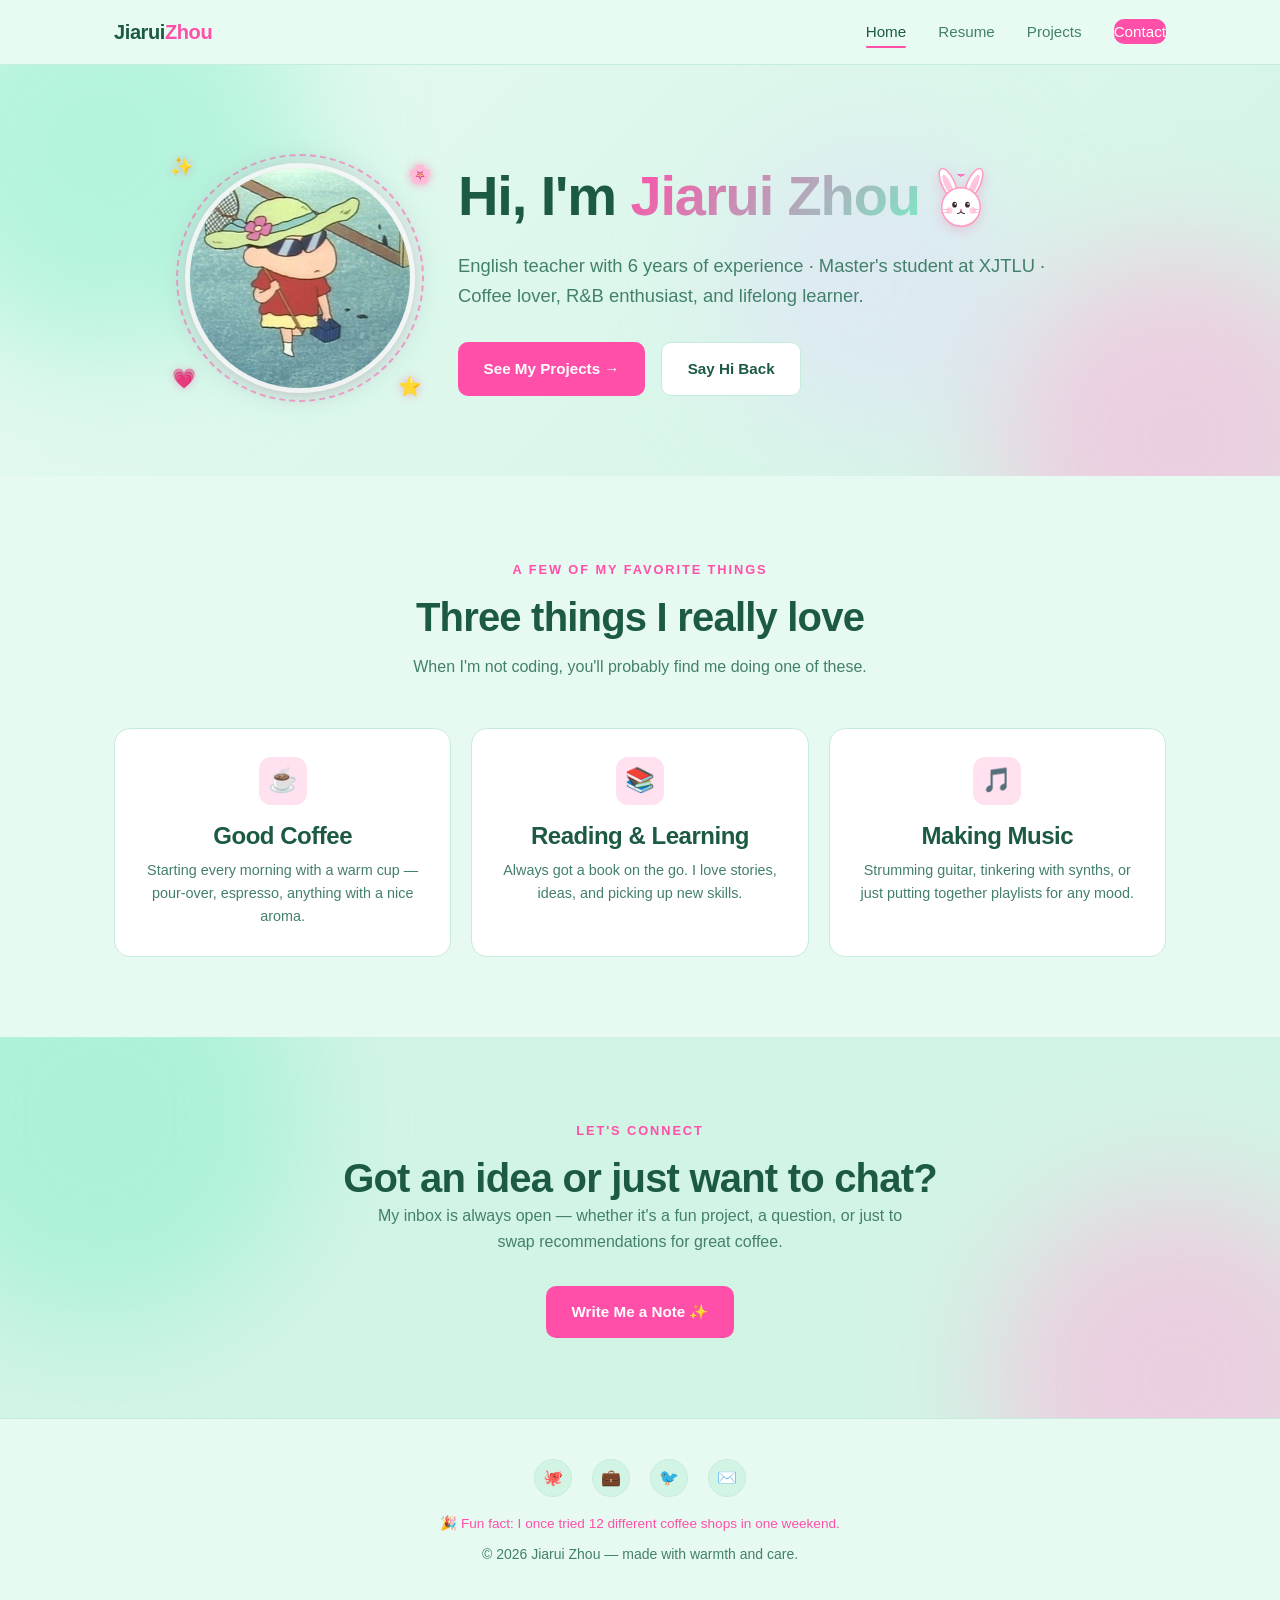
<file: index.html>
<!DOCTYPE html>
<html lang="en">
<head>
  <meta charset="UTF-8" />
  <meta name="viewport" content="width=device-width, initial-scale=1.0" />
  <meta name="description" content="Personal website — portfolio, projects, and contact." />
  <title>Jiarui Zhou — Home</title>
  <link rel="stylesheet" href="styles.css" />
</head>
<body class="home">

  <!-- Navigation -->
  <nav class="nav">
    <div class="nav-inner">
      <a href="index.html" class="nav-logo">Jiarui<span>Zhou</span></a>
      <button class="nav-toggle" aria-label="Toggle navigation">
        <span></span><span></span><span></span>
      </button>
      <ul class="nav-links">
        <li><a href="index.html" class="active">Home</a></li>
        <li><a href="resume.html">Resume</a></li>
        <li><a href="projects.html">Projects</a></li>
        <li><a href="contact.html" class="nav-cta">Contact</a></li>
      </ul>
    </div>
  </nav>

  <!-- Hero -->
  <header class="hero">
    <div class="aura aura-mint"></div>
    <div class="aura aura-pink"></div>
    <div class="aura aura-lilac"></div>
    <div class="container">
      <div class="hero-content">
        <div class="avatar-wrap">
          <div class="hero-avatar" aria-label="Profile picture">
            <img src="profile.jpg" alt="Jiarui Zhou profile picture" />
          </div>
          <span class="sparkle s1">✨</span>
          <span class="sparkle s2">🌸</span>
          <span class="sparkle s3">💗</span>
          <span class="sparkle s4">⭐</span>
        </div>
        <div class="hero-text">
          <h1>Hi, I'm <span>Jiarui Zhou</span> <span class="bunny-emoji" aria-hidden="true">
            <svg width="70" height="70" viewBox="0 0 120 120" xmlns="http://www.w3.org/2000/svg">
              <!-- Floppy ears -->
              <g class="bunny-ear bunny-ear-left">
                <ellipse cx="38" cy="32" rx="11" ry="28" fill="#ffffff" stroke="#ff9ac1" stroke-width="2.5" transform="rotate(-25 38 32)"/>
                <ellipse cx="38" cy="35" rx="5.5" ry="20" fill="#ffc4de" transform="rotate(-25 38 35)"/>
              </g>
              <g class="bunny-ear bunny-ear-right">
                <ellipse cx="82" cy="32" rx="11" ry="28" fill="#ffffff" stroke="#ff9ac1" stroke-width="2.5" transform="rotate(25 82 32)"/>
                <ellipse cx="82" cy="35" rx="5.5" ry="20" fill="#ffc4de" transform="rotate(25 82 35)"/>
              </g>
              <!-- Head -->
              <circle cx="60" cy="72" r="33" fill="#ffffff" stroke="#ff9ac1" stroke-width="2.5"/>
              <!-- Cheeks -->
              <circle cx="40" cy="78" r="5.5" fill="#ffb9d6" opacity="0.7"/>
              <circle cx="80" cy="78" r="5.5" fill="#ffb9d6" opacity="0.7"/>
              <!-- Eyes -->
              <ellipse cx="49" cy="68" rx="4" ry="5" fill="#3d2a33"/>
              <ellipse cx="71" cy="68" rx="4" ry="5" fill="#3d2a33"/>
              <circle cx="50.2" cy="66.5" r="1.5" fill="#ffffff"/>
              <circle cx="72.2" cy="66.5" r="1.5" fill="#ffffff"/>
              <!-- Nose -->
              <path d="M57.5 77 Q60 80.5 62.5 77 Q60 75 57.5 77 Z" fill="#ff4fa8"/>
              <!-- Mouth -->
              <path d="M60 80 Q57 84 54 83 M60 80 Q63 84 66 83" stroke="#3d2a33" stroke-width="1.8" fill="none" stroke-linecap="round"/>
              <path d="M57 83 Q57.5 86 58 85" stroke="#ffffff" stroke-width="1.2" fill="#ffffff"/>
              <!-- Tiny bow between ears -->
              <g transform="translate(60 18)">
                <path d="M-8 -2 L0 2 L0 -2 Z" fill="#ff4fa8"/>
                <path d="M8 -2 L0 2 L0 -2 Z" fill="#ff4fa8"/>
                <circle cx="0" cy="0" r="2" fill="#ff80b8"/>
              </g>
              <!-- Whiskers -->
              <line x1="28" y1="76" x2="40" y2="77" stroke="#ff9ac1" stroke-width="1"/>
              <line x1="28" y1="82" x2="40" y2="81" stroke="#ff9ac1" stroke-width="1"/>
              <line x1="80" y1="77" x2="92" y2="76" stroke="#ff9ac1" stroke-width="1"/>
              <line x1="80" y1="81" x2="92" y2="82" stroke="#ff9ac1" stroke-width="1"/>
            </svg>
          </span></h1>
          <p class="lead">
            English teacher with 6 years of experience · Master's student at XJTLU · Coffee lover, R&amp;B enthusiast, and lifelong learner.
          </p>
          <div class="hero-actions">
            <a href="projects.html" class="btn btn-primary">See My Projects →</a>
            <a href="contact.html" class="btn btn-secondary">Say Hi Back</a>
          </div>
        </div>
      </div>
    </div>
  </header>

  <!-- Things I Like -->
  <section class="section">
    <div class="container">
      <div class="section-header">
        <span class="eyebrow">A Few of My Favorite Things</span>
        <h2>Three things I really love</h2>
        <p>
          When I'm not coding, you'll probably find me doing one of these.
        </p>
      </div>

      <div class="skills-grid" style="grid-template-columns: repeat(auto-fit, minmax(260px, 1fr));">
        <div class="card skill-card">
          <div class="skill-icon">☕</div>
          <h3>Good Coffee</h3>
          <p>Starting every morning with a warm cup — pour-over, espresso, anything with a nice aroma.</p>
        </div>
        <div class="card skill-card">
          <div class="skill-icon">📚</div>
          <h3>Reading &amp; Learning</h3>
          <p>Always got a book on the go. I love stories, ideas, and picking up new skills.</p>
        </div>
        <div class="card skill-card">
          <div class="skill-icon">🎵</div>
          <h3>Making Music</h3>
          <p>Strumming guitar, tinkering with synths, or just putting together playlists for any mood.</p>
        </div>
      </div>
    </div>
  </section>

  <!-- CTA -->
  <section class="section section-alt">
    <div class="aura aura-mint"></div>
    <div class="aura aura-pink"></div>
    <div class="container" style="text-align:center;">
      <span class="eyebrow">Let's Connect</span>
      <h2>Got an idea or just want to chat?</h2>
      <p style="max-width: 560px; margin: 0 auto 2rem;">
        My inbox is always open — whether it's a fun project, a question, or
        just to swap recommendations for great coffee.
      </p>
      <a href="contact.html" class="btn btn-primary">Write Me a Note ✨</a>
    </div>
  </section>

  <!-- Footer -->
  <footer class="footer">
    <div class="container">
      <div class="footer-social">
        <a href="#" aria-label="GitHub">🐙</a>
        <a href="#" aria-label="LinkedIn">💼</a>
        <a href="#" aria-label="Twitter">🐦</a>
        <a href="#" aria-label="Email">✉️</a>
      </div>
      <p style="font-size: 0.85rem; color: var(--accent); margin-bottom: 0.5rem;">
        🎉 Fun fact: I once tried 12 different coffee shops in one weekend.
      </p>
      <p>© <span id="year"></span> Jiarui Zhou — made with warmth and care.</p>
    </div>
  </footer>

  <script src="script.js"></script>
</body>
</html>
</file>
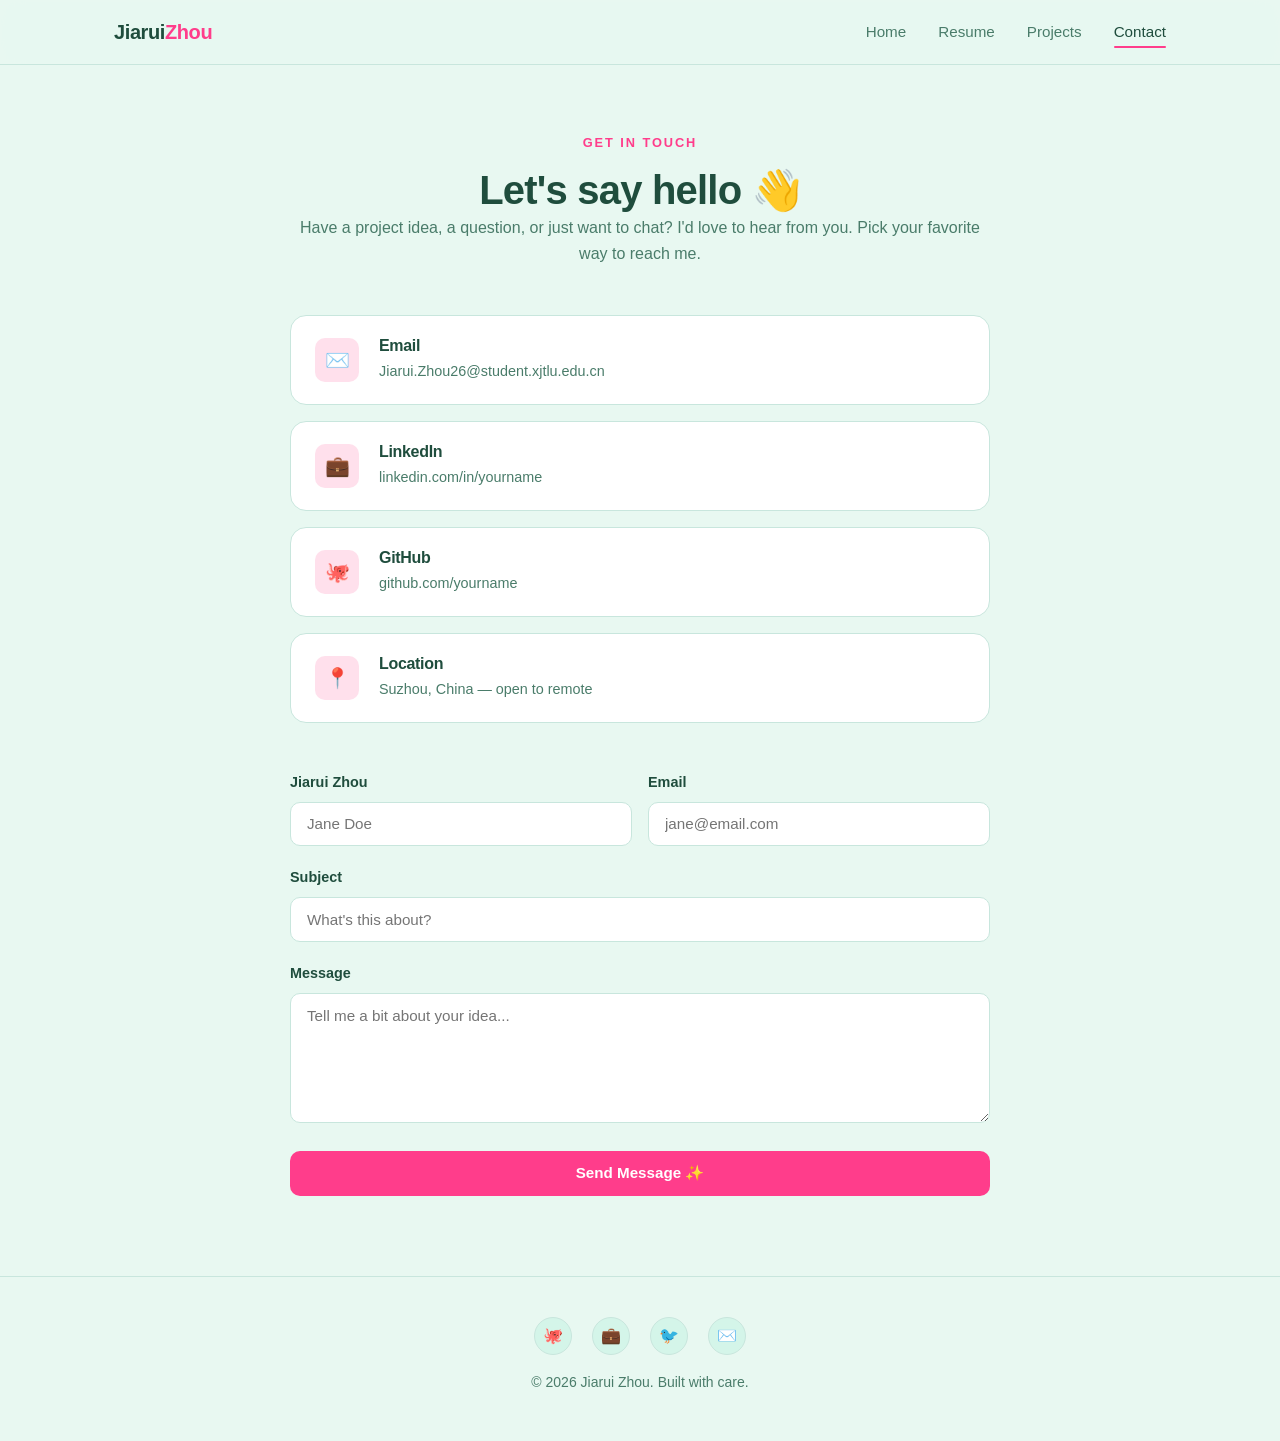
<file: contact.html>
<!DOCTYPE html>
<html lang="en">
<head>
  <meta charset="UTF-8" />
  <meta name="viewport" content="width=device-width, initial-scale=1.0" />
  <title>Jiarui Zhou — Contact</title>
  <link rel="stylesheet" href="styles.css" />
</head>
<body>

  <!-- Navigation -->
  <nav class="nav">
    <div class="nav-inner">
      <a href="index.html" class="nav-logo">Jiarui<span>Zhou</span></a>
      <button class="nav-toggle" aria-label="Toggle navigation">
        <span></span><span></span><span></span>
      </button>
      <ul class="nav-links">
        <li><a href="index.html">Home</a></li>
        <li><a href="resume.html">Resume</a></li>
        <li><a href="projects.html">Projects</a></li>
        <li><a href="contact.html" class="active">Contact</a></li>
      </ul>
    </div>
  </nav>

  <!-- Contact Content -->
  <section class="section" style="padding-top: 4rem;">
    <div class="container">
      <div class="contact-wrapper">

        <div class="contact-intro">
          <span class="eyebrow">Get in Touch</span>
          <h2>Let's say hello 👋</h2>
          <p>
            Have a project idea, a question, or just want to chat?
            I'd love to hear from you. Pick your favorite way to reach me.
          </p>
        </div>

        <!-- Contact Methods -->
        <div class="contact-methods">
          <div class="card contact-card">
            <div class="contact-card-icon">✉️</div>
            <div class="contact-card-info">
              <h4>Email</h4>
              <a href="mailto:Jiarui.Zhou26@student.xjtlu.edu.cn">Jiarui.Zhou26@student.xjtlu.edu.cn</a>
            </div>
          </div>

          <div class="card contact-card">
            <div class="contact-card-icon">💼</div>
            <div class="contact-card-info">
              <h4>LinkedIn</h4>
              <a href="#">linkedin.com/in/yourname</a>
            </div>
          </div>

          <div class="card contact-card">
            <div class="contact-card-icon">🐙</div>
            <div class="contact-card-info">
              <h4>GitHub</h4>
              <a href="#">github.com/yourname</a>
            </div>
          </div>

          <div class="card contact-card">
            <div class="contact-card-icon">📍</div>
            <div class="contact-card-info">
              <h4>Location</h4>
              <span>Suzhou, China — open to remote</span>
            </div>
          </div>
        </div>

        <!-- Contact Form -->
        <form id="contact-form" novalidate>
          <div class="form-row">
            <div class="form-group">
              <label for="name">Jiarui Zhou</label>
              <input type="text" id="name" name="name" placeholder="Jane Doe" required />
            </div>
            <div class="form-group">
              <label for="email">Email</label>
              <input type="email" id="email" name="email" placeholder="jane@email.com" required />
            </div>
          </div>

          <div class="form-group">
            <label for="subject">Subject</label>
            <input type="text" id="subject" name="subject" placeholder="What's this about?" required />
          </div>

          <div class="form-group">
            <label for="message">Message</label>
            <textarea id="message" name="message" placeholder="Tell me a bit about your idea..." required></textarea>
          </div>

          <button type="submit" class="btn btn-primary" style="width:100%; justify-content:center;">
            Send Message ✨
          </button>

          <div id="form-status" class="form-status"></div>
        </form>

      </div>
    </div>
  </section>

  <!-- Footer -->
  <footer class="footer">
    <div class="container">
      <div class="footer-social">
        <a href="#" aria-label="GitHub">🐙</a>
        <a href="#" aria-label="LinkedIn">💼</a>
        <a href="#" aria-label="Twitter">🐦</a>
        <a href="#" aria-label="Email">✉️</a>
      </div>
      <p>© <span id="year"></span> Jiarui Zhou. Built with care.</p>
    </div>
  </footer>

  <script src="script.js"></script>
</body>
</html>
</file>
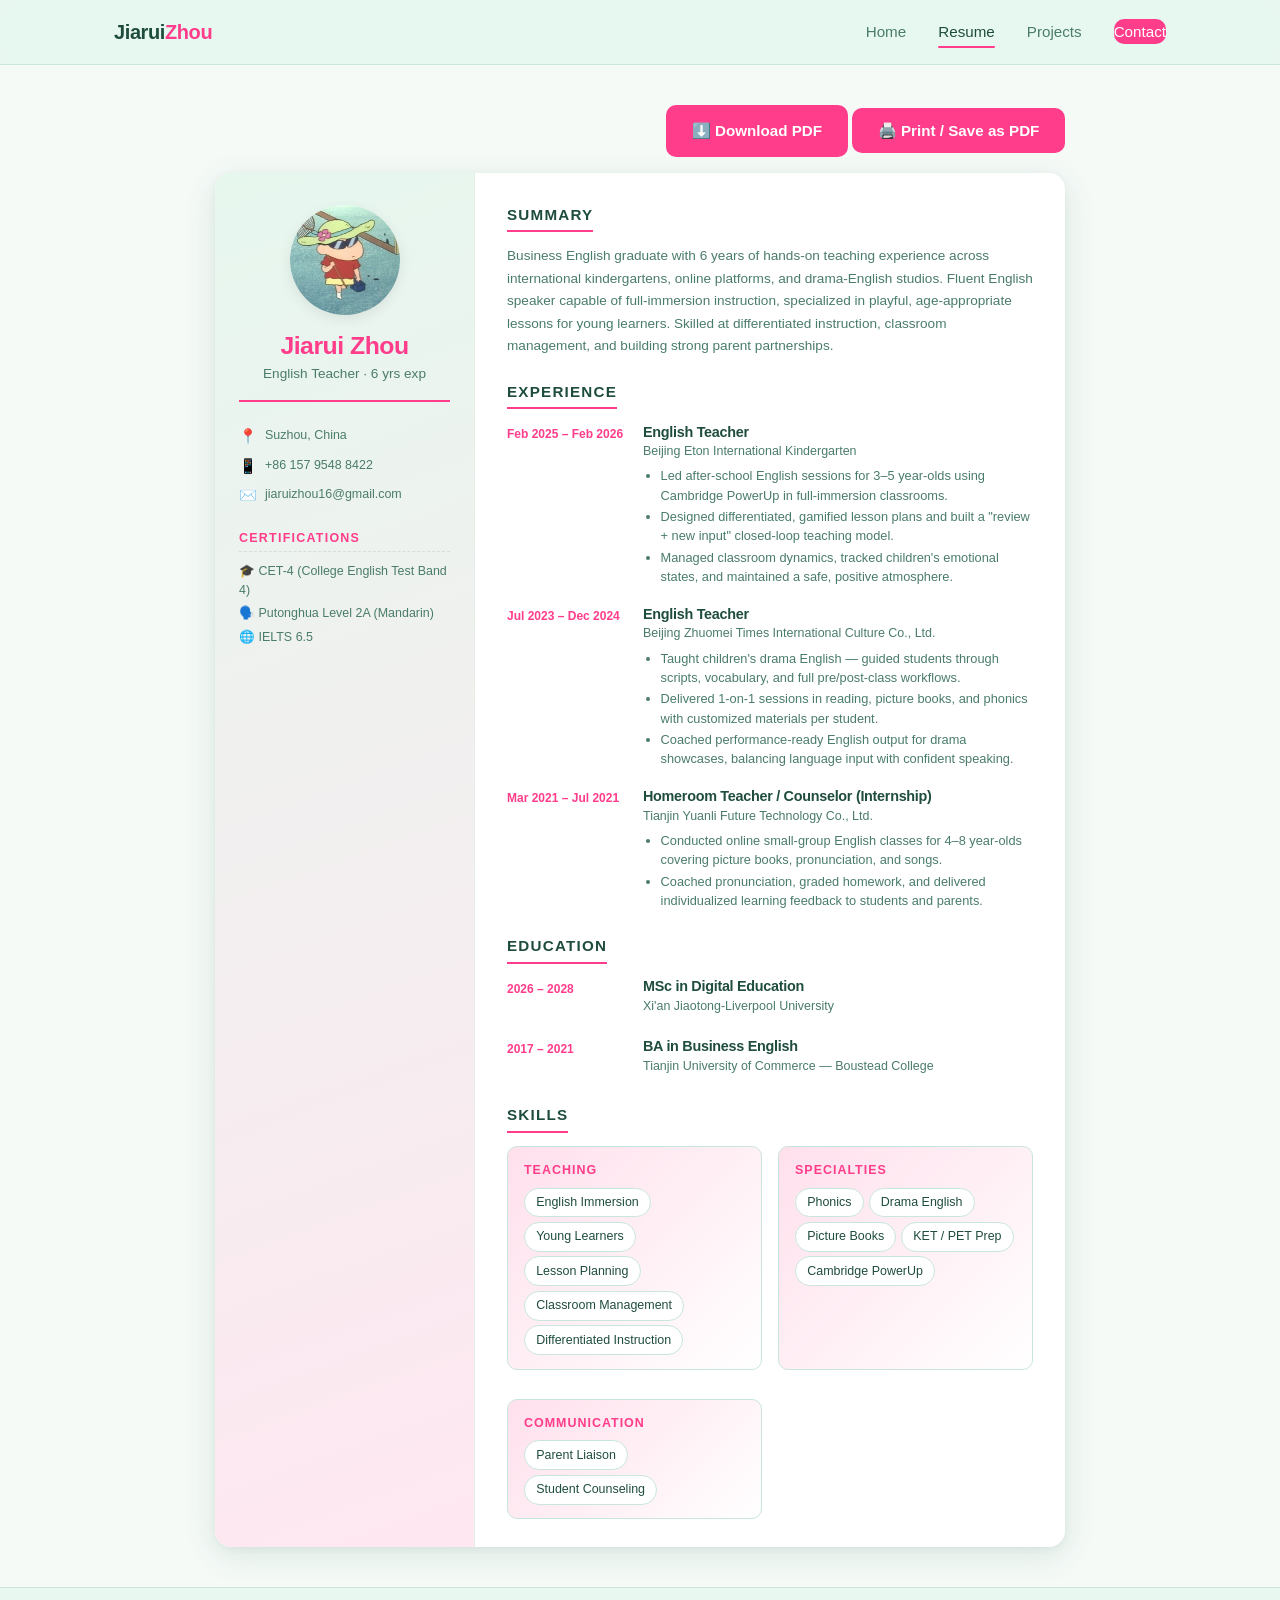
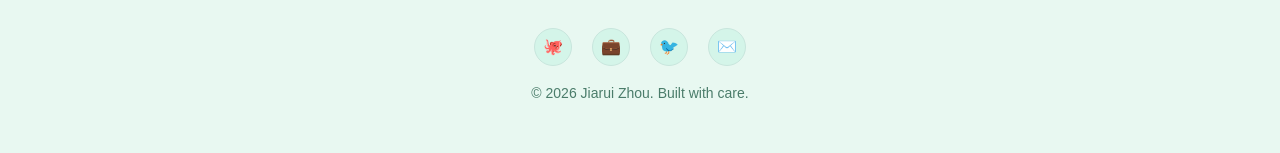
<file: resume.html>
<!DOCTYPE html>
<html lang="en">
<head>
  <meta charset="UTF-8" />
  <meta name="viewport" content="width=device-width, initial-scale=1.0" />
  <title>Jiarui Zhou — Resume</title>
  <link rel="stylesheet" href="styles.css" />
</head>
<body>

  <!-- Navigation -->
  <nav class="nav no-print">
    <div class="nav-inner">
      <a href="index.html" class="nav-logo">Jiarui<span>Zhou</span></a>
      <button class="nav-toggle" aria-label="Toggle navigation">
        <span></span><span></span><span></span>
      </button>
      <ul class="nav-links">
        <li><a href="index.html">Home</a></li>
        <li><a href="resume.html" class="active">Resume</a></li>
        <li><a href="projects.html">Projects</a></li>
        <li><a href="contact.html" class="nav-cta">Contact</a></li>
      </ul>
    </div>
  </nav>

  <!-- Resume -->
  <main class="resume-page">
    <div class="resume-toolbar no-print">
      <a class="btn btn-primary" href="resume.pdf" download>⬇️ Download PDF</a>
      <button class="btn btn-primary" onclick="window.print()">🖨️ Print / Save as PDF</button>
    </div>

    <article class="resume-sheet">
      <!-- Left sidebar -->
      <aside class="resume-sidebar">
        <div class="resume-photo">
          <img src="profile.jpg" alt="Jiarui Zhou profile picture" />
        </div>

        <h1 class="resume-name">Jiarui Zhou</h1>
        <p class="resume-title">English Teacher · 6 yrs exp</p>

        <div class="resume-contact-block">
          <div class="resume-contact-item">
            <span class="resume-contact-icon">📍</span>
            <span>Suzhou, China</span>
          </div>
          <div class="resume-contact-item">
            <span class="resume-contact-icon">📱</span>
            <span>+86 157 9548 8422</span>
          </div>
          <div class="resume-contact-item">
            <span class="resume-contact-icon">✉️</span>
            <a href="mailto:jiaruizhou16@gmail.com">jiaruizhou16@gmail.com</a>
          </div>
        </div>

        <div class="resume-sidebar-section">
          <h3>Certifications</h3>
          <div class="resume-sidebar-item" style="font-size:0.78rem;color:var(--text-light);margin-bottom:0.3rem;">🎓 CET-4 (College English Test Band 4)</div>
          <div class="resume-sidebar-item" style="font-size:0.78rem;color:var(--text-light);margin-bottom:0.3rem;">🗣️ Putonghua Level 2A (Mandarin)</div>
          <div class="resume-sidebar-item" style="font-size:0.78rem;color:var(--text-light);">🌐 IELTS 6.5</div>
        </div>
      </aside>

      <!-- Main content -->
      <section class="resume-main">
        <!-- 1. Summary -->
        <div class="resume-section">
          <h2>Summary</h2>
          <p class="resume-summary">
            Business English graduate with 6 years of hands-on teaching experience across international
            kindergartens, online platforms, and drama-English studios. Fluent English speaker
            capable of full-immersion instruction, specialized in playful, age-appropriate lessons
            for young learners. Skilled at differentiated instruction, classroom management, and
            building strong parent partnerships.
          </p>
        </div>

        <!-- 2. Experience -->
        <div class="resume-section">
          <h2>Experience</h2>

          <div class="resume-timeline-item">
            <div class="resume-timeline-date">Feb 2025 – Feb 2026</div>
            <div class="resume-timeline-body">
              <h3>English Teacher</h3>
              <div class="resume-timeline-org">Beijing Eton International Kindergarten</div>
              <ul>
                <li>Led after-school English sessions for 3–5 year-olds using Cambridge PowerUp in full-immersion classrooms.</li>
                <li>Designed differentiated, gamified lesson plans and built a "review + new input" closed-loop teaching model.</li>
                <li>Managed classroom dynamics, tracked children's emotional states, and maintained a safe, positive atmosphere.</li>
              </ul>
            </div>
          </div>

          <div class="resume-timeline-item">
            <div class="resume-timeline-date">Jul 2023 – Dec 2024</div>
            <div class="resume-timeline-body">
              <h3>English Teacher</h3>
              <div class="resume-timeline-org">Beijing Zhuomei Times International Culture Co., Ltd.</div>
              <ul>
                <li>Taught children's drama English — guided students through scripts, vocabulary, and full pre/post-class workflows.</li>
                <li>Delivered 1-on-1 sessions in reading, picture books, and phonics with customized materials per student.</li>
                <li>Coached performance-ready English output for drama showcases, balancing language input with confident speaking.</li>
              </ul>
            </div>
          </div>

          <div class="resume-timeline-item">
            <div class="resume-timeline-date">Mar 2021 – Jul 2021</div>
            <div class="resume-timeline-body">
              <h3>Homeroom Teacher / Counselor (Internship)</h3>
              <div class="resume-timeline-org">Tianjin Yuanli Future Technology Co., Ltd.</div>
              <ul>
                <li>Conducted online small-group English classes for 4–8 year-olds covering picture books, pronunciation, and songs.</li>
                <li>Coached pronunciation, graded homework, and delivered individualized learning feedback to students and parents.</li>
              </ul>
            </div>
          </div>
        </div>

        <!-- 3. Education -->
        <div class="resume-section">
          <h2>Education</h2>
          <div class="resume-timeline-item">
            <div class="resume-timeline-date">2026 – 2028</div>
            <div class="resume-timeline-body">
              <h3>MSc in Digital Education</h3>
              <div class="resume-timeline-org">Xi'an Jiaotong-Liverpool University</div>
            </div>
          </div>
          <div class="resume-timeline-item">
            <div class="resume-timeline-date">2017 – 2021</div>
            <div class="resume-timeline-body">
              <h3>BA in Business English</h3>
              <div class="resume-timeline-org">Tianjin University of Commerce — Boustead College</div>
            </div>
          </div>
        </div>

        <!-- 4. Skills -->
        <div class="resume-section">
          <h2>Skills</h2>
          <div class="resume-skill-grid">
            <div class="resume-skill-group">
              <div class="resume-skill-label">Teaching</div>
              <div class="resume-skill-list">
                <span>English Immersion</span>
                <span>Young Learners</span>
                <span>Lesson Planning</span>
                <span>Classroom Management</span>
                <span>Differentiated Instruction</span>
              </div>
            </div>
            <div class="resume-skill-group">
              <div class="resume-skill-label">Specialties</div>
              <div class="resume-skill-list">
                <span>Phonics</span>
                <span>Drama English</span>
                <span>Picture Books</span>
                <span>KET / PET Prep</span>
                <span>Cambridge PowerUp</span>
              </div>
            </div>
            <div class="resume-skill-group">
              <div class="resume-skill-label">Communication</div>
              <div class="resume-skill-list">
                <span>Parent Liaison</span>
                <span>Student Counseling</span>
              </div>
            </div>
          </div>
        </div>
      </section>
    </article>
  </main>

  <footer class="footer no-print">
    <div class="container">
      <div class="footer-social">
        <a href="#" aria-label="GitHub">🐙</a>
        <a href="#" aria-label="LinkedIn">💼</a>
        <a href="#" aria-label="Twitter">🐦</a>
        <a href="mailto:jiaruizhou16@gmail.com" aria-label="Email">✉️</a>
      </div>
      <p>© <span id="year"></span> Jiarui Zhou. Built with care.</p>
    </div>
  </footer>

  <script src="script.js"></script>
</body>
</html>
</file>
<file: styles.css>
/* ============================================
   Personal Website — Shared Styles
   Design system: clean, modern, friendly
   ============================================ */

/* --- Reset & Base --- */
*,
*::before,
*::after {
  box-sizing: border-box;
  margin: 0;
  padding: 0;
}

:root {
  --bg: #e8f8f1;
  --bg-alt: #d4f5e9;
  --bg-warm: #eef9f5;
  --text: #1f4d3d;
  --text-light: #4a7c6a;
  --text-muted: #8fb5a8;
  --accent: #ff3d8b;
  --accent-hover: #e62a78;
  --accent-soft: #ffe0ec;
  --pink: #8fded4;
  --border: #c8e6dd;
  --white: #ffffff;
  --shadow-sm: 0 1px 2px rgba(0, 0, 0, 0.05);
  --shadow: 0 4px 6px -1px rgba(0, 0, 0, 0.1), 0 2px 4px -2px rgba(0, 0, 0, 0.1);
  --shadow-lg: 0 10px 15px -3px rgba(0, 0, 0, 0.1), 0 4px 6px -4px rgba(0, 0, 0, 0.1);
  --radius: 16px;
  --radius-sm: 10px;
  --radius-lg: 24px;
  --max-w: 1100px;
}

html {
  scroll-behavior: smooth;
}

body {
  font-family: 'Inter', -apple-system, BlinkMacSystemFont, 'Segoe UI', Roboto,
    Oxygen, Ubuntu, Cantarell, sans-serif;
  color: var(--text);
  background-color: var(--bg);
  line-height: 1.6;
  font-size: 16px;
  -webkit-font-smoothing: antialiased;
}

img {
  max-width: 100%;
  display: block;
}

a {
  color: var(--accent);
  text-decoration: none;
  transition: color 0.2s ease;
}

a:hover {
  color: var(--accent-hover);
}

/* --- Typography --- */
h1, h2, h3, h4 {
  font-weight: 700;
  line-height: 1.25;
  color: var(--text);
  letter-spacing: -0.02em;
}

h1 { font-size: clamp(2.25rem, 5vw, 3.5rem); }
h2 { font-size: clamp(1.75rem, 3.5vw, 2.5rem); }
h3 { font-size: clamp(1.25rem, 2.5vw, 1.5rem); }

p {
  color: var(--text-light);
  margin-bottom: 1rem;
}

.eyebrow {
  display: inline-block;
  font-size: 0.8rem;
  font-weight: 600;
  text-transform: uppercase;
  letter-spacing: 0.15em;
  color: var(--accent);
  margin-bottom: 0.75rem;
}

/* --- Layout --- */
.container {
  max-width: var(--max-w);
  margin: 0 auto;
  padding: 0 1.5rem;
}

section {
  padding: 5rem 0;
}

/* --- Navigation --- */
.nav {
  position: sticky;
  top: 0;
  z-index: 100;
  background: rgba(232, 248, 241, 0.9);
  backdrop-filter: saturate(180%) blur(12px);
  border-bottom: 1px solid var(--border);
}

.nav-inner {
  display: flex;
  align-items: center;
  justify-content: space-between;
  height: 64px;
  max-width: var(--max-w);
  margin: 0 auto;
  padding: 0 1.5rem;
}

.nav-logo {
  font-weight: 700;
  font-size: 1.25rem;
  color: var(--text);
  letter-spacing: -0.02em;
}

.nav-logo span {
  color: var(--accent);
}

.nav-links {
  display: flex;
  gap: 2rem;
  list-style: none;
  align-items: center;
}

.nav-links a {
  color: var(--text-light);
  font-weight: 500;
  font-size: 0.95rem;
  position: relative;
  padding: 0.25rem 0;
}

.nav-links a:hover {
  color: var(--text);
}

.nav-links a.active {
  color: var(--text);
}

.nav-links a.active::after {
  content: '';
  position: absolute;
  bottom: -4px;
  left: 0;
  right: 0;
  height: 2px;
  background: var(--accent);
  border-radius: 2px;
}

.nav-cta {
  background: var(--accent);
  color: var(--white) !important;
  padding: 0.5rem 1.1rem;
  border-radius: var(--radius-sm);
  transition: background 0.2s ease, transform 0.15s ease;
}

.nav-cta:hover {
  background: var(--accent-hover);
  transform: translateY(-1px);
  color: var(--white) !important;
}

.nav-toggle {
  display: none;
  flex-direction: column;
  gap: 5px;
  background: none;
  border: none;
  cursor: pointer;
  padding: 0.25rem;
}

.nav-toggle span {
  width: 24px;
  height: 2px;
  background: var(--text);
  border-radius: 2px;
  transition: transform 0.2s ease;
}

/* --- Buttons --- */
.btn {
  display: inline-flex;
  align-items: center;
  gap: 0.5rem;
  padding: 0.85rem 1.6rem;
  border-radius: var(--radius-sm);
  font-weight: 600;
  font-size: 0.95rem;
  cursor: pointer;
  border: none;
  transition: transform 0.15s ease, box-shadow 0.2s ease, background 0.2s ease;
  text-decoration: none;
}

.btn-primary {
  background: var(--accent);
  color: var(--white);
}

.btn-primary:hover {
  background: var(--accent-hover);
  color: var(--white);
  transform: translateY(-2px);
  box-shadow: var(--shadow-lg);
}

.btn-secondary {
  background: var(--white);
  color: var(--text);
  border: 1.5px solid var(--border);
}

.btn-secondary:hover {
  border-color: var(--accent);
  color: var(--accent);
  transform: translateY(-2px);
}

/* --- Hero --- */
.hero {
  padding: 6rem 0 5rem;
  background: linear-gradient(135deg, var(--bg) 0%, var(--bg-alt) 100%);
  text-align: center;
}

.hero-content {
  max-width: 900px;
  margin: 0 auto;
}

.hero-avatar {
  width: 120px;
  height: 120px;
  border-radius: 50%;
  background: linear-gradient(135deg, var(--accent), var(--pink));
  margin: 0 auto 1.5rem;
  display: flex;
  align-items: center;
  justify-content: center;
  font-size: 2.75rem;
  color: var(--white);
  font-weight: 700;
  box-shadow: var(--shadow-lg);
  overflow: hidden;
}

.hero-avatar img {
  width: 100%;
  height: 100%;
  object-fit: cover;
  display: block;
}

.hero h1 {
  margin-bottom: 1rem;
}

.hero h1 span {
  background: linear-gradient(135deg, var(--accent), var(--pink));
  -webkit-background-clip: text;
  -webkit-text-fill-color: transparent;
  background-clip: text;
}

.hero .lead {
  font-size: 1.15rem;
  color: var(--text-light);
  margin-bottom: 2rem;
}

.hero-actions {
  display: flex;
  gap: 1rem;
  justify-content: center;
  flex-wrap: wrap;
}

/* --- Sections --- */
.section {
  padding: 5rem 0;
}

.section-alt {
  background: var(--bg-alt);
}

.section-header {
  text-align: center;
  margin-bottom: 3rem;
}

.section-header h2 {
  margin-bottom: 0.75rem;
}

.section-header p {
  max-width: 600px;
  margin: 0 auto;
}

/* --- Cards --- */
.card {
  background: var(--white);
  border: 1px solid var(--border);
  border-radius: var(--radius);
  padding: 1.75rem;
  transition: transform 0.2s ease, box-shadow 0.2s ease, border-color 0.2s ease;
}

.card:hover {
  transform: translateY(-4px);
  box-shadow: var(--shadow-lg);
  border-color: transparent;
}

/* --- Skills (home) --- */
.skills-grid {
  display: grid;
  grid-template-columns: repeat(auto-fit, minmax(220px, 1fr));
  gap: 1.25rem;
}

.skill-card {
  text-align: center;
}

.skill-icon {
  width: 48px;
  height: 48px;
  border-radius: 12px;
  background: var(--accent-soft);
  color: var(--accent);
  display: flex;
  align-items: center;
  justify-content: center;
  font-size: 1.5rem;
  margin: 0 auto 1rem;
}

.skill-card h3 {
  margin-bottom: 0.5rem;
}

.skill-card p {
  font-size: 0.9rem;
  margin-bottom: 0;
}

/* --- Project Cards --- */
.projects-grid {
  display: grid;
  grid-template-columns: repeat(auto-fill, minmax(320px, 1fr));
  gap: 1.5rem;
}

.project-card {
  background: var(--white);
  border: 1px solid var(--border);
  border-radius: var(--radius);
  overflow: hidden;
  transition: transform 0.2s ease, box-shadow 0.2s ease;
}

.project-card:hover {
  transform: translateY(-4px);
  box-shadow: var(--shadow-lg);
}

.project-thumb {
  height: 180px;
  background: linear-gradient(135deg, var(--accent), var(--pink));
  display: flex;
  align-items: center;
  justify-content: center;
  font-size: 3rem;
  color: var(--white);
  font-weight: 700;
}

.project-body {
  padding: 1.5rem;
}

.project-body h3 {
  margin-bottom: 0.5rem;
}

.project-body p {
  font-size: 0.95rem;
  margin-bottom: 1rem;
}

.project-tags {
  display: flex;
  flex-wrap: wrap;
  gap: 0.5rem;
}

.tag {
  font-size: 0.75rem;
  font-weight: 600;
  padding: 0.25rem 0.75rem;
  border-radius: 999px;
  background: var(--accent-soft);
  color: var(--accent);
}

/* --- Resume --- */
.resume-wrapper {
  max-width: 820px;
  margin: 0 auto;
}

.resume-header {
  text-align: center;
  padding-bottom: 2rem;
  border-bottom: 1px solid var(--border);
  margin-bottom: 3rem;
}

.resume-header h1 {
  margin-bottom: 0.5rem;
}

.resume-header .title {
  color: var(--text-light);
  font-size: 1.1rem;
}

.resume-contact {
  display: flex;
  justify-content: center;
  gap: 1.5rem;
  flex-wrap: wrap;
  margin-top: 1rem;
  font-size: 0.9rem;
  color: var(--text-light);
}

.resume-contact span {
  display: inline-flex;
  align-items: center;
  gap: 0.35rem;
}

.resume-section {
  margin-bottom: 3rem;
}

.resume-section h2 {
  font-size: 1.35rem;
  padding-bottom: 0.5rem;
  border-bottom: 2px solid var(--accent);
  display: inline-block;
  margin-bottom: 1.5rem;
}

.resume-item {
  margin-bottom: 2rem;
  position: relative;
  padding-left: 1.5rem;
  border-left: 2px solid var(--border);
}

.resume-item:last-child {
  margin-bottom: 0;
}

.resume-item::before {
  content: '';
  position: absolute;
  left: -6px;
  top: 6px;
  width: 10px;
  height: 10px;
  border-radius: 50%;
  background: var(--accent);
}

.resume-item h3 {
  margin-bottom: 0.25rem;
}

.resume-item .org {
  color: var(--accent);
  font-weight: 600;
  margin-bottom: 0.25rem;
}

.resume-item .date {
  font-size: 0.85rem;
  color: var(--text-muted);
  margin-bottom: 0.75rem;
}

.resume-item ul {
  padding-left: 1.25rem;
  color: var(--text-light);
}

.resume-item li {
  margin-bottom: 0.35rem;
  font-size: 0.95rem;
}

.skill-list {
  display: flex;
  flex-wrap: wrap;
  gap: 0.6rem;
}

.skill-pill {
  padding: 0.4rem 1rem;
  background: var(--bg-alt);
  border: 1px solid var(--border);
  border-radius: 999px;
  font-size: 0.85rem;
  font-weight: 500;
  color: var(--text);
}

/* --- Contact --- */
.contact-wrapper {
  max-width: 700px;
  margin: 0 auto;
}

.contact-intro {
  text-align: center;
  margin-bottom: 3rem;
}

.contact-methods {
  display: grid;
  gap: 1rem;
  margin-bottom: 3rem;
}

.contact-card {
  display: flex;
  align-items: center;
  gap: 1.25rem;
  padding: 1.25rem 1.5rem;
}

.contact-card-icon {
  width: 44px;
  height: 44px;
  border-radius: 10px;
  background: var(--accent-soft);
  color: var(--accent);
  display: flex;
  align-items: center;
  justify-content: center;
  font-size: 1.25rem;
  flex-shrink: 0;
}

.contact-card-info h4 {
  font-size: 1rem;
  margin-bottom: 0.15rem;
}

.contact-card-info a,
.contact-card-info span {
  font-size: 0.9rem;
  color: var(--text-light);
}

/* --- Contact Form --- */
.form-group {
  margin-bottom: 1.25rem;
}

.form-group label {
  display: block;
  font-weight: 600;
  font-size: 0.9rem;
  margin-bottom: 0.5rem;
  color: var(--text);
}

.form-group input,
.form-group textarea {
  width: 100%;
  padding: 0.8rem 1rem;
  border: 1.5px solid var(--border);
  border-radius: var(--radius-sm);
  font-family: inherit;
  font-size: 0.95rem;
  color: var(--text);
  background: var(--white);
  transition: border-color 0.2s ease, box-shadow 0.2s ease;
}

.form-group input:focus,
.form-group textarea:focus {
  outline: none;
  border-color: var(--accent);
  box-shadow: 0 0 0 3px rgba(255, 61, 139, 0.18);
}

.form-group textarea {
  resize: vertical;
  min-height: 130px;
}

.form-row {
  display: grid;
  grid-template-columns: 1fr 1fr;
  gap: 1rem;
}

.form-status {
  margin-top: 1rem;
  padding: 0.85rem 1rem;
  border-radius: var(--radius-sm);
  font-size: 0.9rem;
  display: none;
}

.form-status.success {
  display: block;
  background: #f0fdf4;
  color: #166534;
  border: 1px solid #bbf7d0;
}

.form-status.error {
  display: block;
  background: #fef2f2;
  color: #991b1b;
  border: 1px solid #fecaca;
}

/* --- Footer --- */
.footer {
  padding: 2.5rem 0;
  border-top: 1px solid var(--border);
  text-align: center;
  background: var(--bg);
}

.footer p {
  font-size: 0.875rem;
  margin-bottom: 0.5rem;
}

.footer-social {
  display: flex;
  justify-content: center;
  gap: 1.25rem;
  margin-bottom: 1rem;
}

.footer-social a {
  width: 38px;
  height: 38px;
  border-radius: 50%;
  background: var(--bg-alt);
  border: 1px solid var(--border);
  display: flex;
  align-items: center;
  justify-content: center;
  color: var(--text-light);
  font-size: 1rem;
  transition: all 0.2s ease;
}

.footer-social a:hover {
  background: var(--accent);
  border-color: var(--accent);
  color: var(--white);
  transform: translateY(-2px);
}

/* --- R&B Music Zone --- */
.rnb-grid {
  display: grid;
  grid-template-columns: repeat(auto-fill, minmax(300px, 1fr));
  gap: 1.5rem;
  margin-top: 2rem;
}

.rnb-card {
  background: var(--white);
  border: 1px solid var(--border);
  border-radius: var(--radius);
  overflow: hidden;
  transition: transform 0.2s ease, box-shadow 0.2s ease;
}

.rnb-card:hover {
  transform: translateY(-4px);
  box-shadow: var(--shadow-lg);
}

.rnb-portrait {
  aspect-ratio: 4 / 3;
  overflow: hidden;
  background: linear-gradient(135deg, var(--accent-soft), var(--pink));
}

.rnb-portrait img {
  width: 100%;
  height: 100%;
  object-fit: cover;
  display: block;
}

.rnb-info {
  padding: 1.25rem 1.25rem 1.5rem;
}

.rnb-info h3 {
  font-size: 1.25rem;
  margin-bottom: 0.15rem;
  color: var(--text);
}

.rnb-years {
  display: inline-block;
  font-size: 0.8rem;
  font-weight: 600;
  color: var(--accent);
  margin-bottom: 0.75rem;
  letter-spacing: 0.04em;
}

.rnb-info p {
  font-size: 0.92rem;
  color: var(--text-light);
  margin-bottom: 0;
  line-height: 1.55;
}

.rnb-info em {
  font-style: italic;
  color: var(--accent);
}

/* ============================================
   My Favorite Singers — Elegant Gallery
   ============================================ */
.fav-artist {
  background: var(--white);
  border-radius: var(--radius-lg);
  overflow: hidden;
  margin-bottom: 2.5rem;
  box-shadow: 0 8px 30px rgba(255, 79, 168, 0.12), 0 2px 8px rgba(0, 0, 0, 0.06);
  border: 1px solid var(--border);
}

.fav-artist-header {
  text-align: center;
  padding: 2.25rem 2rem 1.5rem;
  background: linear-gradient(180deg, var(--accent-soft) 0%, transparent 100%);
}

.fav-artist-crown {
  font-size: 2.5rem;
  margin-bottom: 0.5rem;
}

.fav-artist-header h3 {
  font-size: clamp(1.6rem, 3vw, 2.1rem);
  color: var(--accent);
  margin-bottom: 0.25rem;
}

.fav-artist-years {
  display: inline-block;
  font-size: 0.85rem;
  font-weight: 600;
  color: var(--text-muted);
  letter-spacing: 0.05em;
  margin-bottom: 0.75rem;
}

.fav-artist-bio {
  max-width: 580px;
  margin: 0 auto;
  font-size: 0.95rem;
  line-height: 1.7;
  color: var(--text-light);
}

.fav-artist-bio em {
  font-style: italic;
  color: var(--accent);
}

/* Gallery: compact carousel with left/right buttons */
.fav-carousel {
  display: flex;
  align-items: center;
  justify-content: center;
  gap: 0.75rem;
  padding: 1.25rem 1rem;
}

.fav-carousel-stage {
  position: relative;
  width: 300px;
  height: 300px;
  border-radius: 14px;
  overflow: hidden;
  box-shadow: 0 4px 16px rgba(255, 79, 168, 0.15);
  flex-shrink: 0;
}

.fav-carousel-stage img {
  width: 100%;
  height: 100%;
  object-fit: cover;
  display: block;
  transition: opacity 0.3s ease;
}

.fav-carousel-count {
  position: absolute;
  bottom: 8px;
  right: 10px;
  font-size: 0.75rem;
  font-weight: 600;
  color: var(--white);
  background: rgba(0, 0, 0, 0.45);
  padding: 2px 10px;
  border-radius: 999px;
  backdrop-filter: blur(4px);
}

.fav-carousel-btn {
  width: 42px;
  height: 42px;
  border-radius: 50%;
  border: 2px solid var(--accent);
  background: var(--white);
  color: var(--accent);
  font-size: 1.1rem;
  font-weight: 700;
  cursor: pointer;
  display: flex;
  align-items: center;
  justify-content: center;
  transition: all 0.2s ease;
  flex-shrink: 0;
}

.fav-carousel-btn:hover {
  background: var(--accent);
  color: var(--white);
  transform: scale(1.1);
}

.fav-carousel-btn:active {
  transform: scale(0.95);
}

/* Empty placeholder gallery */
.fav-gallery-empty-main {
  display: flex;
  align-items: center;
  justify-content: center;
  background: linear-gradient(135deg, var(--accent-soft), var(--bg-alt));
}

.fav-gallery {
  display: flex;
  align-items: center;
  justify-content: center;
  padding: 1.25rem 1rem;
}

.fav-gallery-main {
  width: 300px;
  height: 300px;
  border-radius: 14px;
  overflow: hidden;
  display: flex;
  align-items: center;
  justify-content: center;
  background: linear-gradient(135deg, var(--accent-soft), var(--bg-alt));
}

/* Responsive */
@media (max-width: 768px) {
  .fav-carousel-stage {
    width: 240px;
    height: 240px;
  }
  .fav-gallery-main {
    width: 240px;
    height: 240px;
  }
}

/* --- K-Pop Concert Calendar --- */
.concert-app {
  max-width: 720px;
  margin: 0 auto;
}

/* Concert progress */
.concert-progress {
  display: flex;
  flex-direction: column;
  gap: 0.5rem;
  margin-bottom: 1.25rem;
  padding: 0.9rem 1.1rem;
  background: var(--white);
  border: 1.5px solid var(--border);
  border-radius: var(--radius);
}

.concert-progress-text {
  font-size: 0.85rem;
  font-weight: 500;
  color: var(--text-light);
}

.concert-progress-text #going-count {
  color: var(--accent);
  font-weight: 700;
  font-size: 1rem;
}

.concert-progress-text #total-count {
  font-weight: 600;
}

.concert-progress-text .going-label {
  color: var(--accent);
  font-weight: 600;
}

.concert-progress-bar {
  height: 8px;
  background: var(--bg-alt);
  border-radius: 999px;
  overflow: hidden;
}

.concert-progress-fill {
  height: 100%;
  width: 0%;
  background: linear-gradient(90deg, var(--accent), var(--pink));
  border-radius: 999px;
  transition: width 0.35s ease;
}

.concert-list {
  display: flex;
  flex-direction: column;
  gap: 0.8rem;
  margin-bottom: 2.5rem;
}

.concert-card {
  display: flex;
  align-items: stretch;
  gap: 1rem;
  padding: 1rem 1.1rem;
  background: var(--white);
  border: 1.5px solid var(--border);
  border-radius: var(--radius);
  transition: transform 0.2s ease, box-shadow 0.2s ease, border-color 0.2s ease;
  flex-wrap: wrap;
}

.concert-card:hover {
  transform: translateY(-2px);
  box-shadow: var(--shadow-lg);
  border-color: var(--accent);
}

.concert-card.going {
  border-color: var(--accent);
  background: linear-gradient(135deg, var(--accent-soft) 0%, var(--white) 50%);
}

.concert-card.past {
  opacity: 0.55;
  background: var(--bg-alt);
}

.concert-date {
  flex-shrink: 0;
  width: 64px;
  height: 64px;
  border-radius: 14px;
  background: linear-gradient(135deg, var(--accent), var(--pink));
  color: var(--white);
  display: flex;
  flex-direction: column;
  align-items: center;
  justify-content: center;
  box-shadow: var(--shadow);
}

.concert-month {
  font-size: 0.75rem;
  font-weight: 600;
  text-transform: uppercase;
  letter-spacing: 0.08em;
  line-height: 1;
  opacity: 0.95;
}

.concert-day {
  font-size: 1.6rem;
  font-weight: 700;
  line-height: 1;
  margin-top: 2px;
}

.concert-info {
  flex: 1;
  min-width: 0;
  display: flex;
  flex-direction: column;
  justify-content: center;
}

.concert-artist {
  font-size: 1.05rem;
  margin-bottom: 0.2rem;
  letter-spacing: -0.01em;
}

.concert-venue {
  font-size: 0.85rem;
  color: var(--text-light);
  margin-bottom: 0.15rem;
  display: flex;
  align-items: center;
  gap: 0.2rem;
}

.concert-venue-emoji {
  flex-shrink: 0;
}

/* Inline editable text */
.concert-editable {
  cursor: text;
  border-radius: 6px;
  padding: 1px 4px;
  margin: -1px -4px;
  transition: background 0.15s ease, box-shadow 0.15s ease;
  outline: none;
  position: relative;
}

.concert-editable:hover {
  background: var(--accent-soft);
  box-shadow: 0 0 0 1px var(--accent);
}

.concert-editable:focus {
  background: var(--white);
  box-shadow: 0 0 0 2px var(--accent);
  outline: none;
  cursor: text;
}

.concert-full-date {
  font-size: 0.78rem;
  color: var(--text-muted);
}

.concert-going {
  flex-shrink: 0;
  display: flex;
  flex-direction: column;
  align-items: center;
  justify-content: center;
  cursor: pointer;
  padding: 0.25rem 0.5rem;
  border-radius: 10px;
  transition: background 0.15s ease;
  user-select: none;
}

.concert-going:hover {
  background: var(--accent-soft);
}

.concert-going input[type="checkbox"] {
  width: 18px;
  height: 18px;
  accent-color: var(--accent);
  cursor: pointer;
  margin-bottom: 2px;
}

.concert-going-label {
  font-size: 0.72rem;
  font-weight: 600;
  color: var(--accent);
  white-space: nowrap;
}

/* Concert add row */
.concert-add {
  background: var(--white);
  border: 1.5px dashed var(--border);
  border-radius: var(--radius);
  padding: 1.25rem;
}

.concert-input-row {
  display: flex;
  gap: 0.6rem;
  flex-wrap: wrap;
}

.concert-date-input,
.concert-text-input {
  padding: 0.7rem 0.85rem;
  border: 1.5px solid var(--border);
  border-radius: var(--radius-sm);
  font-family: inherit;
  font-size: 0.9rem;
  color: var(--text);
  background: var(--white);
  transition: border-color 0.2s ease, box-shadow 0.2s ease;
}

.concert-date-input {
  width: 150px;
  flex-shrink: 0;
}

.concert-text-input {
  flex: 1;
  min-width: 130px;
}

.concert-date-input:focus,
.concert-text-input:focus {
  outline: none;
  border-color: var(--accent);
  box-shadow: 0 0 0 3px rgba(231, 111, 81, 0.15);
}

.concert-meta-row {
  display: flex;
  align-items: center;
  gap: 0.55rem;
  flex-wrap: wrap;
}

.priority-badge {
  font-size: 0.7rem;
  font-weight: 700;
  padding: 0.18rem 0.55rem;
  border-radius: 999px;
  letter-spacing: 0.03em;
  white-space: nowrap;
}

.priority-badge.priority-low    { background: #e8f5e9; color: #2e7d32; }
.priority-badge.priority-medium { background: #fff3e0; color: #e65100; }
.priority-badge.priority-high   { background: #fdecea; color: #c62828; }

/* Delete concert button (sits at the end of the meta-row) */
.concert-delete {
  margin-left: auto;
  background: transparent;
  border: none;
  color: var(--text-muted);
  font-size: 1.15rem;
  line-height: 1;
  cursor: pointer;
  padding: 0.15rem 0.45rem;
  border-radius: 8px;
  transition: background 0.15s ease, color 0.15s ease;
}
.concert-delete:hover {
  background: #fdecea;
  color: #c62828;
}

/* Emoji + priority pickers */
.picker-label {
  font-size: 0.78rem;
  font-weight: 600;
  color: var(--text-muted);
  text-transform: uppercase;
  letter-spacing: 0.06em;
}

.emoji-picker-wrap {
  margin-top: 0.85rem;
  display: flex;
  align-items: center;
  gap: 0.7rem;
  flex-wrap: wrap;
}

.emoji-picker {
  display: flex;
  gap: 0.25rem;
  flex-wrap: wrap;
}

.emoji-btn {
  width: 38px;
  height: 38px;
  border-radius: 10px;
  border: 1.5px solid transparent;
  background: var(--bg-alt);
  font-size: 1.15rem;
  cursor: pointer;
  transition: transform 0.15s ease, border-color 0.15s ease, background 0.15s ease;
}

.emoji-btn:hover {
  transform: translateY(-2px);
  border-color: var(--accent);
}

.emoji-btn.selected {
  border-color: var(--accent);
  background: var(--accent-soft);
  transform: translateY(-2px);
  box-shadow: 0 2px 8px rgba(231, 111, 81, 0.25);
}

.priority-wrap {
  margin-top: 0.85rem;
  display: flex;
  align-items: center;
  gap: 0.7rem;
  flex-wrap: wrap;
}

.priority-picker {
  display: flex;
  gap: 0.35rem;
}

.priority-option {
  display: flex;
  align-items: center;
  gap: 0.3rem;
  padding: 0.45rem 0.8rem;
  border-radius: 999px;
  border: 1.5px solid var(--border);
  background: var(--white);
  cursor: pointer;
  font-size: 0.82rem;
  font-weight: 600;
  transition: all 0.15s ease;
  user-select: none;
}

.priority-option input[type="radio"] {
  display: none;
}

.priority-option:hover {
  border-color: var(--accent);
}

.priority-option.selected {
  border-color: var(--accent);
  background: var(--accent-soft);
  color: var(--accent-dark, var(--accent));
}

.concert-add-btn-row {
  margin-top: 1rem;
  display: flex;
  justify-content: flex-end;
}

/* --- Comments --- */
.concert-comments {
  width: 100%;
  padding: 0.9rem 1.1rem 1.1rem;
  margin-top: 0.5rem;
  margin-left: -1.1rem;
  margin-right: -1.1rem;
  background: var(--bg-alt);
  border-radius: 0 0 var(--radius) var(--radius);
  border-top: 1px dashed var(--border);
}

.comments-list {
  display: flex;
  flex-direction: column;
  gap: 0.7rem;
  margin-bottom: 0.9rem;
}

.comment-item {
  display: flex;
  gap: 0.65rem;
  padding: 0.65rem 0.85rem;
  background: var(--white);
  border-radius: 12px;
  border: 1px solid var(--border);
}

.comment-avatar {
  width: 34px;
  height: 34px;
  border-radius: 50%;
  background: var(--accent-soft);
  display: flex;
  align-items: center;
  justify-content: center;
  font-size: 1.1rem;
  flex-shrink: 0;
}

.comment-body {
  flex: 1;
  min-width: 0;
}

.comment-header {
  display: flex;
  justify-content: space-between;
  align-items: center;
  margin-bottom: 0.15rem;
}

.comment-user {
  font-weight: 600;
  font-size: 0.85rem;
  color: var(--text);
}

.comment-delete {
  background: none;
  border: none;
  color: var(--text-muted);
  font-size: 1.05rem;
  cursor: pointer;
  padding: 0.15rem 0.4rem;
  border-radius: 6px;
  line-height: 1;
  transition: all 0.15s ease;
}

.comment-delete:hover {
  color: #ef4444;
  background: #fef2f2;
}

.comment-text {
  font-size: 0.82rem;
  color: var(--text-light);
  line-height: 1.45;
  word-break: break-word;
}

.comments-empty {
  text-align: center;
  font-size: 0.8rem;
  color: var(--text-muted);
  padding: 0.4rem 0 0.6rem;
  font-style: italic;
}

.comment-form {
  display: flex;
  gap: 0.45rem;
  flex-wrap: wrap;
}

.comment-avatar-input {
  width: 54px;
  flex-shrink: 0;
}

.comment-user-input {
  width: 110px;
  flex-shrink: 0;
}

.comment-text-input {
  flex: 1;
  min-width: 140px;
}

.comment-avatar-input,
.comment-user-input,
.comment-text-input {
  padding: 0.5rem 0.7rem;
  border: 1.5px solid var(--border);
  border-radius: 10px;
  font-family: inherit;
  font-size: 0.82rem;
  color: var(--text);
  background: var(--white);
  transition: border-color 0.2s ease, box-shadow 0.2s ease;
}

.comment-avatar-input:focus,
.comment-user-input:focus,
.comment-text-input:focus {
  outline: none;
  border-color: var(--accent);
  box-shadow: 0 0 0 3px rgba(231, 111, 81, 0.15);
}

.comment-send {
  flex-shrink: 0;
  padding: 0.5rem 0.9rem;
  border: none;
  border-radius: 10px;
  background: linear-gradient(135deg, var(--accent), var(--pink));
  color: var(--white);
  font-size: 1rem;
  cursor: pointer;
  transition: transform 0.15s ease, box-shadow 0.15s ease;
}

.comment-send:hover {
  transform: translateY(-1px);
  box-shadow: 0 4px 10px rgba(231, 111, 81, 0.3);
}

.concert-add-btn {
  flex-shrink: 0;
  white-space: nowrap;
}

/* ============================================
   Homepage — Mint Green × Barbie Pink Theme
   (scoped to body.home — other pages unchanged)
   ============================================ */
body.home {
  --bg: #e6faf1;
  --bg-alt: #d2f4e5;
  --bg-warm: #f2fbf7;
  --text: #1c5a42;
  --text-light: #43806a;
  --text-muted: #90b9a9;
  --accent: #ff4fa8;        /* barbie pink */
  --accent-hover: #ee3390;
  --accent-soft: #ffe1f0;
  --pink: #7de8c6;          /* gradient partner: mint */
  --border: #c6ecdb;
}

.home .nav {
  background: rgba(233, 251, 243, 0.9);
}

/* Soft aura blobs */
.home .hero,
.home .section-alt {
  position: relative;
  overflow: hidden;
}

.aura {
  position: absolute;
  border-radius: 50%;
  filter: blur(60px);
  opacity: 0.55;
  pointer-events: none;
  animation: auraDrift 8s ease-in-out infinite alternate;
}

.aura-mint  { width: 420px; height: 420px; background: #8ff0cd; top: -130px; left: -110px; }
.aura-pink  { width: 380px; height: 380px; background: #ffb1dc; bottom: -150px; right: -90px; animation-delay: 1.2s; }
.aura-lilac { width: 300px; height: 300px; background: #e3d7ff; top: 18%; right: 20%; opacity: 0.4; animation-delay: 2.4s; }

.home .hero .container,
.home .section-alt .container {
  position: relative;
  z-index: 1;
}

@keyframes auraDrift {
  from { transform: translate3d(0, -14px, 0) scale(1); }
  to   { transform: translate3d(0, 16px, 0) scale(1.06); }
}

/* Bunny avatar + decorations */
.home .hero-content {
  display: grid;
  grid-template-columns: auto 1fr;
  gap: 3rem;
  align-items: center;
  text-align: left;
}

.home .avatar-wrap {
  position: relative;
  display: inline-block;
  flex-shrink: 0;
  margin-bottom: 0;
}

.home .avatar-wrap::before {
  content: '';
  position: absolute;
  inset: -14px;
  border-radius: 50%;
  border: 2px dashed rgba(255, 79, 168, 0.5);
  animation: ringSpin 18s linear infinite;
}

@keyframes ringSpin {
  to { transform: rotate(360deg); }
}

.home .hero-avatar {
  width: 220px;
  height: 220px;
  margin: 0;
  background: linear-gradient(135deg, #ffe3f1, #c9f5e4);
  box-shadow:
    0 0 0 5px rgba(255, 255, 255, 0.75),
    0 0 26px rgba(255, 79, 168, 0.35),
    0 0 46px rgba(125, 232, 198, 0.4),
    var(--shadow-lg);
  overflow: hidden;
}

.home .hero-text h1 {
  margin-bottom: 1rem;
}

.home .hero-text .hero-actions {
  justify-content: flex-start;
}

.sparkle {
  position: absolute;
  font-size: 1.2rem;
  pointer-events: none;
  filter: drop-shadow(0 0 5px rgba(255, 79, 168, 0.45));
  animation: sparkleFloat 3.4s ease-in-out infinite;
}

.sparkle.s1 { top: -16px; left: -20px; }
.sparkle.s2 { top: -8px; right: -22px; animation-delay: 0.7s; }
.sparkle.s3 { bottom: -6px; left: -18px; animation-delay: 1.4s; }
.sparkle.s4 { bottom: -14px; right: -12px; animation-delay: 2.1s; }

@keyframes sparkleFloat {
  0%, 100% { transform: translateY(0) scale(1); opacity: 0.8; }
  50%      { transform: translateY(-8px) scale(1.2); opacity: 1; }
}

/* --- Cute Barbie Pink Bunny --- */
.bunny-emoji {
  display: inline-block;
  vertical-align: middle;
  margin-left: -0.15em;
  transform-origin: 50% 80%;
  animation: bunnyBounce 2.6s ease-in-out infinite;
  filter: drop-shadow(0 3px 6px rgba(255, 79, 168, 0.25));
}

.bunny-emoji svg {
  display: block;
}

.bunny-emoji .bunny-ear-left {
  transform-origin: 38px 42px;
  animation: earFloppyL 3.2s ease-in-out infinite;
}

.bunny-emoji .bunny-ear-right {
  transform-origin: 82px 42px;
  animation: earFloppyR 3.2s ease-in-out infinite;
}

@keyframes bunnyBounce {
  0%, 100% { transform: translateY(0) rotate(-2deg); }
  50%      { transform: translateY(-5px) rotate(2deg); }
}

@keyframes earFloppyL {
  0%, 100% { transform: rotate(0deg); }
  50%      { transform: rotate(-6deg); }
}

@keyframes earFloppyR {
  0%, 100% { transform: rotate(0deg); }
  50%      { transform: rotate(6deg); }
}

@media (max-width: 768px) {
  .home .hero-content {
    grid-template-columns: 1fr;
    gap: 1.75rem;
    text-align: center;
  }
  .home .avatar-wrap {
    margin: 0 auto;
  }
  .home .hero-avatar {
    width: 160px;
    height: 160px;
  }
  .home .hero-text .hero-actions {
    justify-content: center;
  }
}

/* --- Responsive --- */
@media (max-width: 768px) {
  .nav-toggle {
    display: flex;
  }

  .nav-links {
    position: absolute;
    top: 64px;
    left: 0;
    right: 0;
    flex-direction: column;
    background: var(--white);
    border-bottom: 1px solid var(--border);
    padding: 1.25rem 1.5rem;
    gap: 1rem;
    transform: translateY(-120%);
    transition: transform 0.25s ease;
  }

  .nav-links.open {
    transform: translateY(0);
  }

  section {
    padding: 3.5rem 0;
  }

  .hero {
    padding: 4rem 0 3rem;
  }

  .hero-avatar {
    width: 96px;
    height: 96px;
    font-size: 2.25rem;
  }

  .form-row {
    grid-template-columns: 1fr;
  }

  .projects-grid {
    grid-template-columns: 1fr;
  }

  .resume-contact {
    flex-direction: column;
    gap: 0.5rem;
  }
}

@media (max-width: 480px) {
  .hero-actions {
    flex-direction: column;
    align-items: center;
  }

  .btn {
    width: 100%;
    max-width: 260px;
    justify-content: center;
  }

  .concert-card {
    flex-wrap: wrap;
  }

  .concert-going {
    flex-direction: row;
    gap: 0.35rem;
    padding: 0.25rem 0.6rem;
    background: var(--bg-alt);
    border-radius: 999px;
  }

  .concert-input-row {
    flex-direction: column;
  }

  .concert-date-input,
  .concert-text-input,
  .concert-add-btn {
    width: 100%;
  }
}

/* ============================================
   Professional One-Page Resume
   ============================================ */
.resume-page {
  padding: 2.5rem 1rem;
  background: #f5faf7;
  min-height: calc(100vh - 64px - 200px);
}

.resume-toolbar {
  max-width: 850px;
  margin: 0 auto 1rem;
  text-align: right;
}

.resume-sheet {
  max-width: 850px;
  margin: 0 auto;
  background: var(--white);
  border-radius: 16px;
  box-shadow: 0 8px 32px rgba(28, 90, 66, 0.12), 0 2px 6px rgba(28, 90, 66, 0.06);
  display: grid;
  grid-template-columns: 260px 1fr;
  overflow: hidden;
  font-size: 0.85rem;
  line-height: 1.5;
  color: #2d4a3e;
}

/* Sidebar */
.resume-sidebar {
  background: linear-gradient(160deg, #e6f7ee 0%, #ffe7f1 100%);
  padding: 2rem 1.5rem;
  border-right: 1px solid #e8efe9;
}

.resume-photo {
  width: 110px;
  height: 110px;
  border-radius: 50%;
  margin: 0 auto 1rem;
  background: var(--white);
  box-shadow: 0 4px 14px rgba(0, 0, 0, 0.08);
  overflow: hidden;
}

.resume-photo img {
  width: 100%;
  height: 100%;
  object-fit: cover;
  display: block;
}

.resume-name {
  font-size: 1.55rem;
  font-weight: 700;
  text-align: center;
  color: var(--accent);
  letter-spacing: -0.02em;
  margin-bottom: 0.15rem;
}

.resume-title {
  text-align: center;
  font-size: 0.85rem;
  color: var(--text-light);
  font-weight: 500;
  margin-bottom: 1.5rem;
  padding-bottom: 1rem;
  border-bottom: 2px solid var(--accent);
}

.resume-contact-block {
  display: flex;
  flex-direction: column;
  gap: 0.5rem;
  margin-bottom: 1.5rem;
}

.resume-contact-item {
  display: flex;
  align-items: flex-start;
  gap: 0.5rem;
  font-size: 0.78rem;
  color: var(--text-light);
}

.resume-contact-item a {
  color: var(--text-light);
  word-break: break-all;
}

.resume-contact-icon {
  flex-shrink: 0;
  font-size: 0.9rem;
}

.resume-sidebar-section {
  margin-bottom: 1.25rem;
}

.resume-sidebar-section h3 {
  font-size: 0.78rem;
  font-weight: 700;
  text-transform: uppercase;
  letter-spacing: 0.1em;
  color: var(--accent);
  margin-bottom: 0.6rem;
  padding-bottom: 0.3rem;
  border-bottom: 1px dashed #d4dfd9;
}

.resume-sidebar-item-title {
  font-weight: 600;
  font-size: 0.82rem;
  color: var(--text);
}

.resume-sidebar-item-sub {
  font-size: 0.75rem;
  color: var(--text-muted);
}

.resume-skill-group {
  margin-bottom: 0.85rem;
}

.resume-skill-group:last-child {
  margin-bottom: 0;
}

.resume-skill-label {
  font-size: 0.7rem;
  font-weight: 600;
  color: var(--text-muted);
  text-transform: uppercase;
  letter-spacing: 0.06em;
  margin-bottom: 0.3rem;
}

.resume-skill-list {
  display: flex;
  flex-wrap: wrap;
  gap: 0.3rem;
}

.resume-skill-list span {
  font-size: 0.72rem;
  font-weight: 500;
  padding: 0.22rem 0.55rem;
  background: rgba(255, 255, 255, 0.75);
  border: 1px solid #d4dfd9;
  border-radius: 999px;
  color: var(--text);
}

/* Skills grid in main column */
.resume-skill-grid {
  display: grid;
  grid-template-columns: repeat(auto-fit, minmax(200px, 1fr));
  gap: 1rem;
}

.resume-skill-grid .resume-skill-group {
  background: linear-gradient(135deg, var(--accent-soft), transparent);
  border: 1px solid var(--border);
  border-radius: 10px;
  padding: 0.85rem 1rem;
}

.resume-skill-grid .resume-skill-label {
  font-size: 0.78rem;
  font-weight: 700;
  color: var(--accent);
  text-transform: uppercase;
  letter-spacing: 0.08em;
  margin-bottom: 0.5rem;
}

.resume-skill-grid .resume-skill-list span {
  font-size: 0.78rem;
  padding: 0.28rem 0.7rem;
  background: var(--white);
  border: 1px solid var(--border);
  border-radius: 999px;
  color: var(--text);
  font-weight: 500;
}

/* Main column */
.resume-main {
  padding: 2rem 2rem 1.75rem;
}

.resume-section {
  margin-bottom: 1.5rem;
}

.resume-section:last-child {
  margin-bottom: 0;
}

.resume-section h2 {
  font-size: 0.95rem;
  font-weight: 700;
  text-transform: uppercase;
  letter-spacing: 0.08em;
  color: var(--text);
  margin-bottom: 0.85rem;
  padding-bottom: 0.4rem;
  border-bottom: 2px solid var(--accent);
}

.resume-summary {
  font-size: 0.85rem;
  color: var(--text-light);
  line-height: 1.65;
}

/* Timeline */
.resume-timeline-item {
  display: grid;
  grid-template-columns: 120px 1fr;
  gap: 1rem;
  margin-bottom: 1rem;
  position: relative;
}

.resume-timeline-item:last-child {
  margin-bottom: 0;
}

.resume-timeline-date {
  font-size: 0.75rem;
  font-weight: 600;
  color: var(--accent);
  padding-top: 0.15rem;
  white-space: nowrap;
}

.resume-timeline-body h3 {
  font-size: 0.9rem;
  font-weight: 700;
  color: var(--text);
  margin-bottom: 0.1rem;
}

.resume-timeline-org {
  font-size: 0.78rem;
  font-weight: 500;
  color: var(--text-light);
  margin-bottom: 0.35rem;
}

.resume-timeline-body ul {
  padding-left: 1.1rem;
  font-size: 0.8rem;
  color: var(--text-light);
}

.resume-timeline-body li {
  margin-bottom: 0.15rem;
  line-height: 1.5;
}

.resume-main > .resume-section:last-child ul {
  padding-left: 1.1rem;
  font-size: 0.82rem;
  color: var(--text-light);
}

/* Responsive */
@media (max-width: 768px) {
  .resume-sheet {
    grid-template-columns: 1fr;
    border-radius: 12px;
  }
  .resume-sidebar {
    border-right: none;
    border-bottom: 1px solid #e8efe9;
    padding-bottom: 1.5rem;
  }
  .resume-timeline-item {
    grid-template-columns: 1fr;
    gap: 0.15rem;
  }
  .resume-timeline-date {
    font-size: 0.72rem;
  }
}

/* Print / Save as PDF */
@media print {
  body { background: var(--white) !important; }
  .no-print { display: none !important; }
  .resume-page { padding: 0; }
  .resume-sheet {
    box-shadow: none !important;
    border-radius: 0 !important;
    max-width: none !important;
    margin: 0 !important;
    padding: 0 !important;
  }
  .resume-sidebar {
    background: linear-gradient(160deg, #e6f7ee 0%, #ffe7f1 100%) !important;
    -webkit-print-color-adjust: exact;
    print-color-adjust: exact;
  }
  @page { size: A4; margin: 0.4in; }
}
</file>
